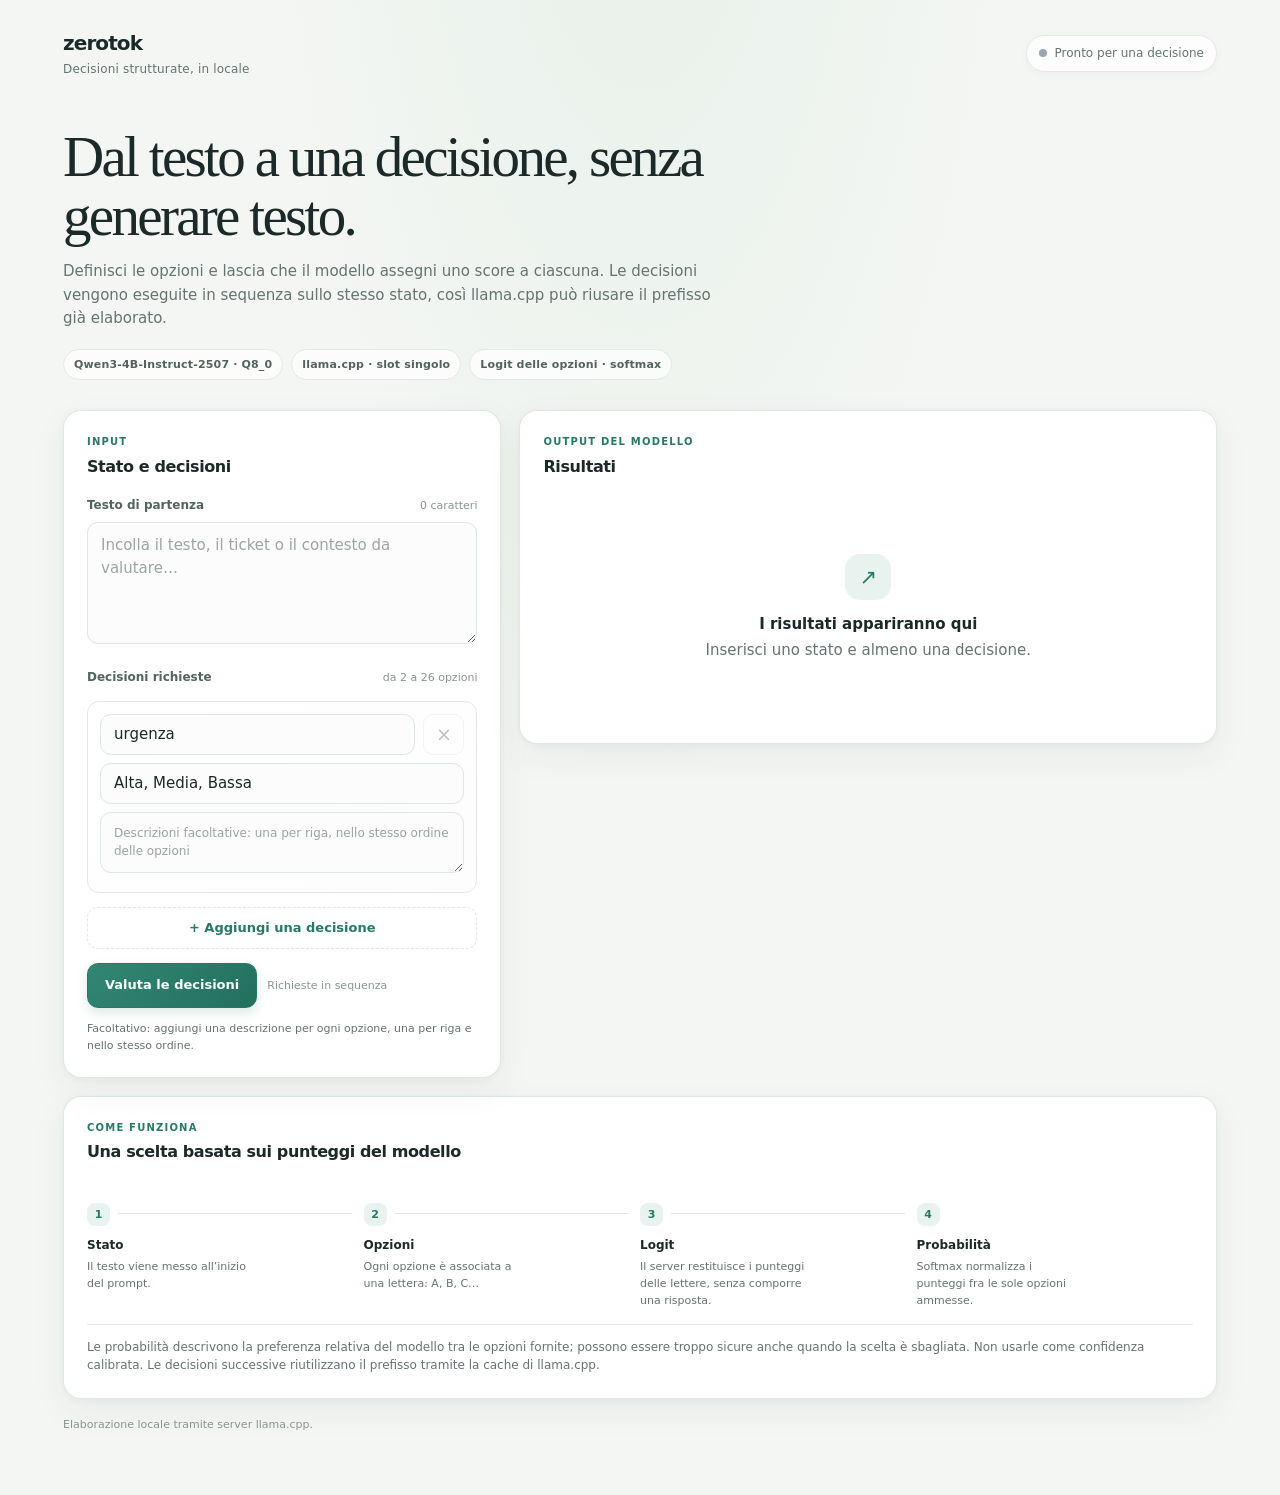
<file: index.html>
<!doctype html>
<html lang="it">
<head>
<meta charset="UTF-8">
<meta name="viewport" content="width=device-width, initial-scale=1">
<meta name="theme-color" content="#f5f7f8">
<title>zerotok — Decisioni locali</title>
<style>
:root {
  color-scheme: light;
  --bg: #f4f6f3;
  --surface: #fff;
  --ink: #1b2928;
  --muted: #647472;
  --line: #e2e9e5;
  --accent: #287866;
  --accent-dark: #1c6253;
  --accent-soft: #e8f3ef;
  --amber: #c38b30;
  --track: #edf1ef;
  --danger: #ad4942;
  --shadow: 0 12px 36px rgba(27, 47, 42, .055), 0 2px 7px rgba(27, 47, 42, .035);
  --radius: 18px;
}
* { box-sizing: border-box; }
body {
  margin: 0;
  background: radial-gradient(ellipse at 50% -22%, #e6f0e9 0, transparent 43%), var(--bg);
  color: var(--ink);
  font: 15px/1.55 "Aptos", "Segoe UI", system-ui, sans-serif;
  -webkit-font-smoothing: antialiased;
}
button, input, textarea { font: inherit; }
button { cursor: pointer; }
button:focus-visible, input:focus-visible, textarea:focus-visible { outline: 3px solid #91cbbb; outline-offset: 2px; }
.shell { max-width: 1210px; margin: auto; padding: 28px 28px 62px; }
.topbar { display: flex; justify-content: space-between; align-items: center; gap: 20px; margin-bottom: 48px; }
.brand { display: flex; flex-direction: column; gap: 1px; }
.brand-name { font-size: 20px; font-weight: 750; letter-spacing: -.045em; }
.brand-sub { font-size: 12px; color: var(--muted); letter-spacing: .015em; }
.local-pill { display: flex; align-items: center; gap: 8px; border: 1px solid var(--line); background: rgba(255,255,255,.82); padding: 8px 12px; border-radius: 99px; color: var(--muted); font-size: 12px; box-shadow: 0 2px 8px rgba(27,47,42,.035); }
.dot { height: 8px; width: 8px; border-radius: 50%; background: #9aa7af; }
.dot.ok { background: var(--accent); box-shadow: 0 0 0 3px var(--accent-soft); }
.dot.busy { background: var(--amber); animation: pulse 1s infinite alternate; }
.dot.error { background: var(--danger); }
@keyframes pulse { to { opacity: .4; } }
.hero { margin: 0 0 30px; }
h1 { max-width: 780px; font: 500 clamp(35px, 5.2vw, 57px)/1.05 Georgia, "Times New Roman", serif; letter-spacing: -.047em; margin: 0 0 14px; }
.intro { color: var(--muted); max-width: 68ch; margin: 0; font-size: 15px; }
.model-strip { display: flex; align-items: center; flex-wrap: wrap; gap: 8px; margin-top: 19px; }
.tag { font-size: 11px; font-weight: 580; letter-spacing: .015em; padding: 6px 10px; background: rgba(255,255,255,.72); border: 1px solid var(--line); border-radius: 99px; color: #52635f; }
.layout { display: grid; grid-template-columns: minmax(310px, .88fr) minmax(0, 1.4fr); gap: 18px; align-items: start; }
.card { background: var(--surface); border: 1px solid rgba(220,230,224,.9); border-radius: var(--radius); box-shadow: var(--shadow); padding: 23px; transition: box-shadow .2s ease, transform .2s ease; }
.card:hover { box-shadow: 0 16px 42px rgba(27,47,42,.075), 0 3px 9px rgba(27,47,42,.04); }
.card-head { display: flex; justify-content: space-between; align-items: flex-start; gap: 12px; margin-bottom: 17px; }
.card h2 { font-size: 16px; font-weight: 680; letter-spacing: -.025em; margin: 0; }
.eyebrow { font-size: 10px; font-weight: 700; color: var(--accent); text-transform: uppercase; letter-spacing: .12em; margin-bottom: 5px; }
.field-label { display: flex; justify-content: space-between; align-items: baseline; font-size: 12px; font-weight: 620; color: #53635f; margin-bottom: 7px; }
.hint { font-size: 11px; font-weight: 450; color: #899692; }
textarea, .text-input { width: 100%; background: #fbfcfb; border: 1px solid #dfe7e2; border-radius: 11px; padding: 11px 13px; color: var(--ink); transition: border-color .18s ease, box-shadow .18s ease, background .18s ease; }
textarea:hover, .text-input:hover { border-color: #c7d7cf; }
textarea:focus, .text-input:focus { border-color: #76aa9a; background: #fff; box-shadow: 0 0 0 3px rgba(40,120,102,.09); outline: 0; }
textarea { min-height: 122px; resize: vertical; }
textarea::placeholder, input::placeholder { color: #9aa6a1; }
.decision-list { display: grid; gap: 10px; margin: 14px 0; }
.decision { border: 1px solid var(--line); border-radius: 12px; padding: 12px; background: linear-gradient(145deg, #fff, #fcfdfc); }
.decision-top { display: grid; grid-template-columns: 1fr auto; gap: 8px; margin-bottom: 8px; }
.decision-options { margin-bottom: 8px; }
.decision-desc { min-height: 57px; font-size: 12px; }
.text-input { height: 41px; }
.remove { border: 1px solid var(--line); background: #fff; color: var(--muted); border-radius: 10px; width: 41px; font-size: 19px; transition: color .15s, border-color .15s, background .15s; }
.remove:hover:not(:disabled) { color: var(--danger); border-color: #e4b9b5; background: #fff8f7; }
.remove:disabled { opacity: .42; cursor: not-allowed; }
.button-row { display: flex; gap: 10px; align-items: center; }
.btn { border-radius: 11px; padding: 10px 14px; border: 1px solid var(--line); background: #fff; color: var(--ink); font-size: 13px; font-weight: 650; transition: transform .16s ease, box-shadow .16s ease, background .16s ease; }
.btn:hover:not(:disabled) { background: #f8faf8; transform: translateY(-1px); box-shadow: 0 4px 10px rgba(27,47,42,.06); }
.btn:active:not(:disabled) { transform: translateY(0); }
.btn-primary { background: linear-gradient(135deg, #318774, #246f5e); border-color: var(--accent); color: white; padding: 11px 17px; box-shadow: 0 5px 12px rgba(40,120,102,.16); }
.btn-primary:hover:not(:disabled) { background: linear-gradient(135deg, #2d7e6d, #1c6253); box-shadow: 0 7px 16px rgba(40,120,102,.23); }
.btn:disabled { opacity: .56; cursor: wait; }
.add-btn { width: 100%; border-style: dashed; color: var(--accent); }
.run-row { margin-top: 14px; }
.error { display: none; margin-top: 12px; color: var(--danger); background: #fff3f1; border: 1px solid #f1d9d5; border-radius: 10px; padding: 10px 12px; font-size: 13px; }
.error.show { display: block; }
.helper { font-size: 11px; color: var(--muted); margin: 12px 0 0; }
.summary { display: grid; grid-template-columns: repeat(3, minmax(0, 1fr)); gap: 9px; margin-bottom: 15px; }
.metric { padding: 13px; background: linear-gradient(150deg, #f8faf8, #f5f8f6); border: 1px solid var(--line); border-radius: 12px; min-width: 0; }
.metric-label { font-size: 10px; font-weight: 620; color: var(--muted); letter-spacing: .035em; }
.metric-value { font-size: 21px; font-weight: 740; letter-spacing: -.045em; margin-top: 3px; white-space: nowrap; overflow: hidden; text-overflow: ellipsis; font-variant-numeric: tabular-nums; }
.metric-unit { font-size: 11px; color: var(--muted); font-weight: 550; letter-spacing: 0; }
.results-empty { min-height: 224px; display: grid; place-content: center; text-align: center; color: var(--muted); padding: 25px; }
.empty-icon { width: 46px; height: 46px; border-radius: 15px; background: var(--accent-soft); color: var(--accent); display: grid; place-items: center; margin: 0 auto 13px; font-size: 21px; }
.empty-title { font-weight: 660; color: var(--ink); margin-bottom: 3px; }
.result-card { border: 1px solid var(--line); border-radius: 13px; padding: 15px; margin-top: 10px; animation: enter .32s ease both; }
@keyframes enter { from { opacity: 0; transform: translateY(5px); } to { opacity: 1; transform: translateY(0); } }
.result-head { display: flex; align-items: center; justify-content: space-between; gap: 12px; margin-bottom: 13px; }
.result-title { font-weight: 690; letter-spacing: -.015em; }
.result-choice { font-size: 11px; font-weight: 650; color: var(--accent-dark); background: var(--accent-soft); border-radius: 99px; padding: 5px 9px; margin-left: 8px; white-space: nowrap; }
.latency { font-size: 11px; color: var(--muted); font-variant-numeric: tabular-nums; white-space: nowrap; }
.prob-row { display: grid; grid-template-columns: minmax(75px, 130px) 1fr 52px; gap: 10px; align-items: center; margin: 9px 0; font-size: 12px; }
.prob-label { overflow: hidden; text-overflow: ellipsis; white-space: nowrap; color: var(--muted); }
.prob-row.winner .prob-label { color: var(--ink); font-weight: 660; }
.track { height: 9px; background: var(--track); border-radius: 99px; overflow: hidden; }
.fill { height: 100%; width: 0; background: #aebbb6; border-radius: 99px; transition: width .55s cubic-bezier(.2,.8,.2,1); }
.winner .fill { background: linear-gradient(90deg, #55a18d, var(--accent)); box-shadow: 0 0 8px rgba(40,120,102,.2); }
.pct { text-align: right; font-variant-numeric: tabular-nums; color: var(--muted); }
.winner .pct { color: var(--ink); font-weight: 660; }
.chart-card { margin-top: 18px; border-top: 1px solid var(--line); padding-top: 16px; }
.chart-title { font-size: 12px; font-weight: 680; margin: 0 0 12px; }
.latency-chart { display: flex; align-items: end; gap: 10px; height: 108px; padding: 0 2px; }
.latency-col { display: flex; flex: 1; min-width: 0; height: 100%; flex-direction: column; justify-content: end; align-items: center; gap: 5px; }
.latency-bar-wrap { height: 73px; width: min(38px, 75%); display: flex; align-items: end; background: linear-gradient(to top, transparent 32%, #edf1ef 32%, #edf1ef 33%, transparent 33%, transparent 66%, #edf1ef 66%, #edf1ef 67%, transparent 67%); border-radius: 5px 5px 0 0; }
.latency-bar { width: 100%; min-height: 3px; background: #9cc5b8; border-radius: 5px 5px 2px 2px; transition: height .5s ease; }
.latency-bar.first { background: var(--accent); }
.latency-val { font-size: 10px; color: var(--muted); font-variant-numeric: tabular-nums; }
.latency-name { font-size: 10px; color: var(--muted); max-width: 75px; text-overflow: ellipsis; white-space: nowrap; overflow: hidden; }
.chart-note { font-size: 11px; color: var(--muted); margin: 9px 0 0; }
.explain { display: grid; grid-template-columns: repeat(4, 1fr); gap: 0; margin-top: 24px; }
.step { position: relative; padding: 14px 14px 0 0; }
.step:not(:last-child):after { content: ""; height: 1px; background: var(--line); position: absolute; left: 31px; right: 12px; top: 24px; }
.step .step-num { position: relative; z-index: 1; background: var(--accent-soft); color: var(--accent); height: 23px; width: 23px; border-radius: 8px; display: grid; place-items: center; text-align: center; line-height: 1; font-size: 11px; font-weight: 720; margin-bottom: 10px; }
.step strong { display: block; font-size: 12px; margin-bottom: 3px; }
.step span { font-size: 11px; color: var(--muted); display: block; max-width: 24ch; }
.note { font-size: 12px; color: var(--muted); margin: 15px 0 0; padding-top: 13px; border-top: 1px solid var(--line); }
.foot { display: flex; justify-content: space-between; gap: 12px; margin-top: 17px; color: #899692; font-size: 11px; }
@media (max-width: 850px) { .layout { grid-template-columns: 1fr; } .explain { grid-template-columns: repeat(2, 1fr); row-gap: 12px; } .step:nth-child(2):after { display: none; } }
@media (max-width: 520px) { .shell { padding: 20px 14px 40px; } .topbar { margin-bottom: 36px; } .brand-sub { display: none; } .card { padding: 17px; } .summary { gap: 7px; } .metric { padding: 10px; } .metric-value { font-size: 17px; } .prob-row { grid-template-columns: minmax(60px, 95px) 1fr 45px; gap: 7px; } .local-pill { font-size: 11px; } .foot { flex-direction: column; } h1 { font-size: clamp(34px, 10vw, 46px); } }
@media (prefers-reduced-motion: reduce) { *, *:before, *:after { scroll-behavior: auto !important; animation-duration: .01ms !important; transition-duration: .01ms !important; } }
</style>
</head>
<body>
<div class="shell">
  <nav class="topbar" aria-label="Intestazione">
    <div class="brand"><div class="brand-name">zerotok</div><div class="brand-sub">Decisioni strutturate, in locale</div></div>
    <div class="local-pill"><span class="dot" id="statusDot"></span><span id="statusText">Pronto per una decisione</span></div>
  </nav>
  <header class="hero">
    <h1>Dal testo a una decisione, senza generare testo.</h1>
    <p class="intro">Definisci le opzioni e lascia che il modello assegni uno score a ciascuna. Le decisioni vengono eseguite in sequenza sullo stesso stato, così llama.cpp può riusare il prefisso già elaborato.</p>
    <div class="model-strip"><span class="tag">Qwen3-4B-Instruct-2507 · Q8_0</span><span class="tag">llama.cpp · slot singolo</span><span class="tag">Logit delle opzioni · softmax</span></div>
  </header>
  <main class="layout">
    <section class="card" aria-labelledby="inputTitle">
      <div class="card-head"><div><div class="eyebrow">Input</div><h2 id="inputTitle">Stato e decisioni</h2></div></div>
      <label class="field-label" for="state"><span>Testo di partenza</span><span class="hint" id="charCount">0 caratteri</span></label>
      <textarea id="state" placeholder="Incolla il testo, il ticket o il contesto da valutare…"></textarea>
      <div class="field-label" style="margin-top:17px"><span>Decisioni richieste</span><span class="hint">da 2 a 26 opzioni</span></div>
      <div class="decision-list" id="decisions"></div>
      <button class="btn add-btn" id="addDecision" type="button">+ Aggiungi una decisione</button>
      <div class="button-row run-row"><button class="btn btn-primary" id="decideBtn" type="button">Valuta le decisioni</button><span class="hint">Richieste in sequenza</span></div>
      <div class="error" id="error" role="alert"></div>
      <p class="helper">Facoltativo: aggiungi una descrizione per ogni opzione, una per riga e nello stesso ordine.</p>
    </section>
    <section class="card" aria-labelledby="resultsTitle" aria-live="polite">
      <div class="card-head"><div><div class="eyebrow">Output del modello</div><h2 id="resultsTitle">Risultati</h2></div><span class="hint" id="runStamp"></span></div>
      <div id="results"><div class="results-empty"><div><div class="empty-icon" aria-hidden="true">↗</div><div class="empty-title">I risultati appariranno qui</div><div>Inserisci uno stato e almeno una decisione.</div></div></div></div>
    </section>
  </main>
  <section class="card" style="margin-top:18px" aria-labelledby="flowTitle">
    <div class="eyebrow">Come funziona</div><h2 id="flowTitle">Una scelta basata sui punteggi del modello</h2>
    <div class="explain">
      <div class="step"><span class="step-num">1</span><strong>Stato</strong><span>Il testo viene messo all’inizio del prompt.</span></div>
      <div class="step"><span class="step-num">2</span><strong>Opzioni</strong><span>Ogni opzione è associata a una lettera: A, B, C…</span></div>
      <div class="step"><span class="step-num">3</span><strong>Logit</strong><span>Il server restituisce i punteggi delle lettere, senza comporre una risposta.</span></div>
      <div class="step"><span class="step-num">4</span><strong>Probabilità</strong><span>Softmax normalizza i punteggi fra le sole opzioni ammesse.</span></div>
    </div>
    <p class="note">Le probabilità descrivono la preferenza relativa del modello tra le opzioni fornite; possono essere troppo sicure anche quando la scelta è sbagliata. Non usarle come confidenza calibrata. Le decisioni successive riutilizzano il prefisso tramite la cache di llama.cpp.</p>
  </section>
  <footer class="foot"><span>Elaborazione locale tramite server llama.cpp.</span><span id="lastRun"></span></footer>
</div>
<script>
const stateEl=document.getElementById('state'), decisionsEl=document.getElementById('decisions'), resultsEl=document.getElementById('results'), errorEl=document.getElementById('error'), decideBtn=document.getElementById('decideBtn');
stateEl.addEventListener('input',()=>document.getElementById('charCount').textContent=`${stateEl.value.length.toLocaleString('it-IT')} caratteri`);
function addDecision(name='', options='', descriptions=''){
  const box=document.createElement('div');box.className='decision';
  const top=document.createElement('div');top.className='decision-top';
  const title=document.createElement('input');title.className='text-input decision-name';title.placeholder='Nome, per esempio urgenza';title.value=name;title.setAttribute('aria-label','Nome della decisione');
  const remove=document.createElement('button');remove.className='remove';remove.type='button';remove.textContent='×';remove.setAttribute('aria-label','Rimuovi decisione');remove.addEventListener('click',()=>{box.remove();updateRemoveButtons()});top.append(title,remove);
  const opts=document.createElement('input');opts.className='text-input decision-options';opts.placeholder='Opzioni separate da virgola: Alta, Media, Bassa';opts.value=options;opts.setAttribute('aria-label','Opzioni separate da virgola');
  const desc=document.createElement('textarea');desc.className='decision-desc';desc.placeholder='Descrizioni facoltative: una per riga, nello stesso ordine delle opzioni';desc.value=descriptions;desc.setAttribute('aria-label','Descrizioni facoltative, una per riga');
  box.append(top,opts,desc);decisionsEl.append(box);updateRemoveButtons();
}
function updateRemoveButtons(){const buttons=decisionsEl.querySelectorAll('.remove');buttons.forEach(b=>b.disabled=buttons.length===1)}
document.getElementById('addDecision').addEventListener('click',()=>addDecision());
function readDecisions(){
  const out=[];
  for(const row of decisionsEl.querySelectorAll('.decision')){
    const name=row.querySelector('.decision-name').value.trim(),options=row.querySelector('.decision-options').value.split(',').map(x=>x.trim()).filter(Boolean),raw=row.querySelector('.decision-desc').value.trim();
    if(!name&&!options.length&&!raw)continue;
    if(!name)throw Error('Inserisci un nome per ogni decisione.');
    if(options.length<2||options.length>26)throw Error(`“${name}”: servono da 2 a 26 opzioni separate da virgola.`);
    const descriptions=raw?raw.split('\n').map(x=>x.trim()):[];
    if(raw&&descriptions.length!==options.length)throw Error(`“${name}”: inserisci una descrizione per ciascuna opzione, nello stesso ordine.`);
    out.push({name,options,...(raw?{descriptions}:{})});
  }
  if(!out.length)throw Error('Aggiungi almeno una decisione con nome e opzioni.');return out;
}
function make(tag,cls,text){const el=document.createElement(tag);if(cls)el.className=cls;if(text!==undefined)el.textContent=text;return el}
function renderResults(data){
  resultsEl.replaceChildren();
  const summary=make('div','summary');
  const values=[['Decisioni',data.decisions.length],['Durata totale',data.total_ms],['Media per scelta',data.total_ms/data.decisions.length]];
  values.forEach(([label,value],i)=>{const m=make('div','metric');m.append(make('div','metric-label',label));const v=make('div','metric-value');if(i===0)v.textContent=value;else{v.append(document.createTextNode(value.toFixed(0)+' '),make('span','metric-unit','ms'))}m.append(v);summary.append(m)});resultsEl.append(summary);
  data.decisions.forEach((d,index)=>{
    const box=make('article','result-card');const head=make('div','result-head'),title=make('div','result-title',d.name),choice=make('span','result-choice',`Scelta · ${d.choice}`);title.append(choice);head.append(title,make('span','latency',`${d.latency_ms.toFixed(1)} ms`));box.append(head);
    Object.entries(d.probs).sort((a,b)=>b[1]-a[1]).forEach(([label,p])=>{const row=make('div','prob-row'+(label===d.choice?' winner':''));row.append(make('span','prob-label',label));const track=make('div','track'),fill=make('div','fill');fill.style.width=`${Math.max(0,Math.min(1,p))*100}%`;track.append(fill);row.append(track,make('span','pct',`${(p*100).toFixed(1)}%`));box.append(row)});resultsEl.append(box);
  });
  const chart=make('div','chart-card');chart.append(make('h3','chart-title','Latenza per decisione'));
  const bars=make('div','latency-chart'),max=Math.max(...data.decisions.map(d=>d.latency_ms),1);
  data.decisions.forEach((d,i)=>{const col=make('div','latency-col');col.title=`${d.name}: ${d.latency_ms.toFixed(1)} ms`;const wrap=make('div','latency-bar-wrap'),bar=make('div','latency-bar'+(i===0?' first':''));bar.style.height=`${Math.max(4,d.latency_ms/max*100)}%`;wrap.append(bar);col.append(make('span','latency-val',`${d.latency_ms.toFixed(0)} ms`),wrap,make('span','latency-name',d.name));bars.append(col)});
  chart.append(bars,make('p','chart-note','La prima decisione elabora il prompt completo; quelle successive possono riusare il prefisso in cache. I tempi variano in base al testo e al server.'));resultsEl.append(chart);
  const now=new Date().toLocaleTimeString('it-IT',{hour:'2-digit',minute:'2-digit',second:'2-digit'});document.getElementById('runStamp').textContent=`Completato alle ${now}`;document.getElementById('lastRun').textContent=`Ultima esecuzione: ${now}`;
}
function setStatus(mode,text){document.getElementById('statusDot').className=`dot ${mode}`;document.getElementById('statusText').textContent=text}
decideBtn.addEventListener('click',async()=>{
  errorEl.classList.remove('show');errorEl.textContent='';let decisions;
  try{if(!stateEl.value.trim())throw Error('Inserisci il testo di partenza.');decisions=readDecisions()}catch(e){errorEl.textContent=e.message;errorEl.classList.add('show');return}
  decideBtn.disabled=true;decideBtn.textContent='Valutazione in corso…';setStatus('busy','Modello al lavoro');
  try{const res=await fetch('/v1/decisions',{method:'POST',headers:{'Content-Type':'application/json'},body:JSON.stringify({state:stateEl.value.trim(),decisions})});const data=await res.json();if(!res.ok)throw Error(data.detail||'La richiesta non è riuscita.');renderResults(data);setStatus('ok','Ultima richiesta completata')}
  catch(e){errorEl.textContent=e.message||'Impossibile contattare il server.';errorEl.classList.add('show');setStatus('error','Richiesta non riuscita')}
  finally{decideBtn.disabled=false;decideBtn.textContent='Valuta le decisioni'}
});
addDecision('urgenza','Alta, Media, Bassa');
</script>
</body>
</html>
</file>
